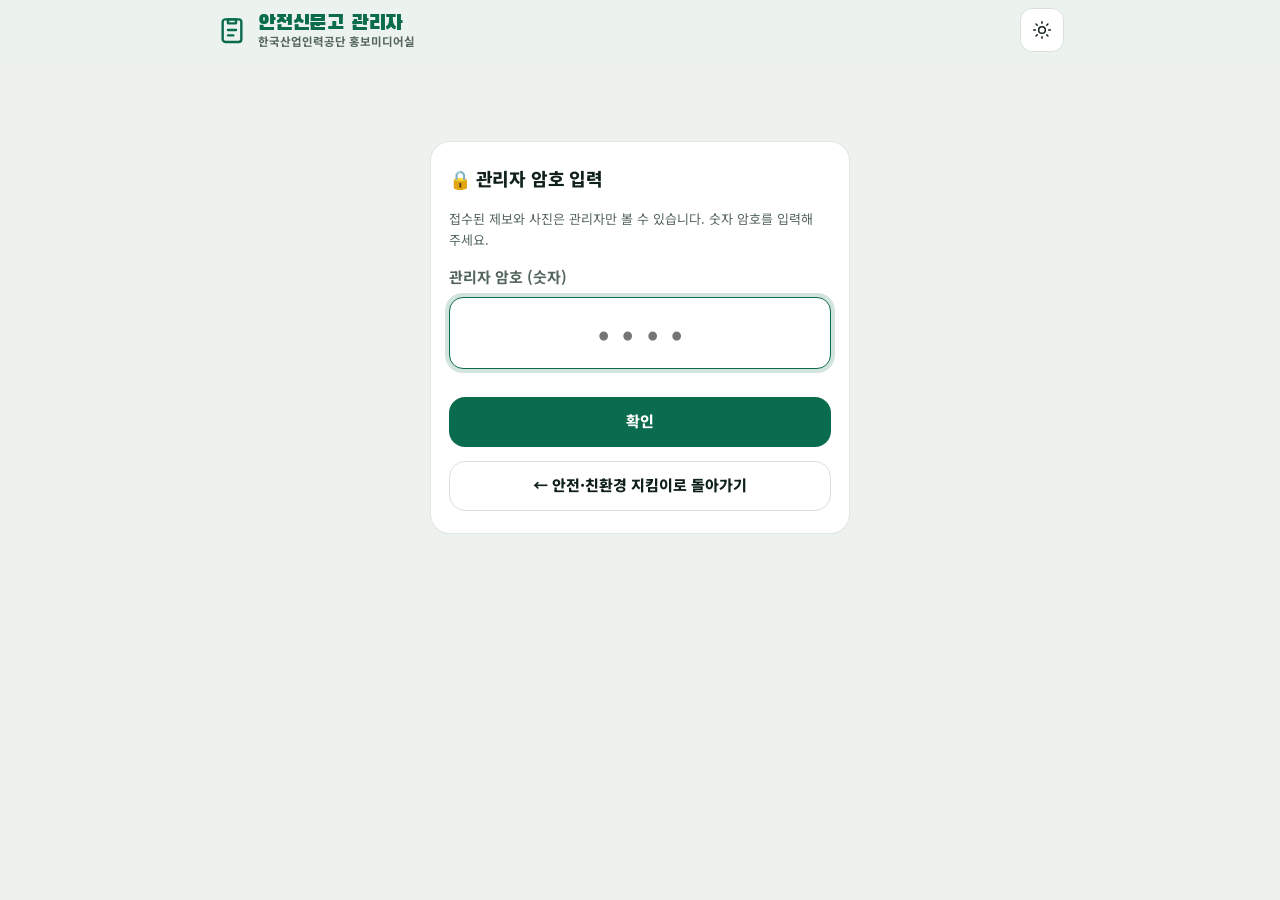
<file: admin.html>
<!doctype html>
<html lang="ko">
<head>
<meta charset="utf-8">
<meta name="viewport" content="width=device-width, initial-scale=1, viewport-fit=cover">
<meta name="robots" content="noindex, nofollow">
<title>안전신문고 관리자</title>
<link rel="preconnect" href="https://fonts.googleapis.com">
<link rel="preconnect" href="https://fonts.gstatic.com" crossorigin>
<link href="https://fonts.googleapis.com/css2?family=Black+Han+Sans&family=Noto+Sans+KR:wght@400;500;700;800;900&display=swap" rel="stylesheet">
<link rel="stylesheet" href="./app.css">
<link rel="stylesheet" href="./ui.css">
<style>main.wrap{padding-bottom:calc(48px + env(safe-area-inset-bottom,0px))}@media(min-width:720px){.wrap{max-width:880px}}</style>
</head>
<body>
<header class="top">
  <div class="wrap top-in">
    <div class="brand">
      <svg width="30" height="30" viewBox="0 0 24 24" fill="none" stroke="currentColor" stroke-width="1.8" stroke-linecap="round" stroke-linejoin="round" aria-hidden="true"><rect x="5" y="4" width="14" height="17" rx="2"/><path d="M9 4h6v3H9z"/><path d="M9 12h6M9 16h4"/></svg>
      <div style="min-width:0"><div class="brand-name" id="orgName"></div><div class="brand-sub">안전신문고 관리자</div></div>
    </div>
    <div class="topbar-actions">
      <button class="icon-btn" id="themeBtn" aria-label="화면 밝기 전환" type="button">
        <svg viewBox="0 0 24 24" aria-hidden="true"><circle cx="12" cy="12" r="4"/><path d="M12 2v2M12 20v2M4.9 4.9l1.4 1.4M17.7 17.7l1.4 1.4M2 12h2M20 12h2M4.9 19.1l1.4-1.4M17.7 6.3l1.4-1.4"/></svg>
      </button>
    </div>
  </div>
</header>
<main class="wrap"><section id="root" class="panel"></section></main>
<div id="overlayRoot"></div>
<div id="toastRoot" aria-live="polite"></div>
<script src="./site.config.js"></script>
<script src="./content.js"></script>
<script src="./art.js"></script>
<script src="./common.js"></script>
<script src="./sb.js"></script>
<script src="./admin.js"></script>
</body>
</html>
</file>
<file: app.css>
:root{
  box-sizing:border-box;
  padding-top:env(safe-area-inset-top,0px);
  padding-bottom:env(safe-area-inset-bottom,0px);
  color-scheme:light;
  --bg:#f3f6f4; --surface:#ffffff; --surface2:#f7faf8; --text:#13231c; --muted:#5a6b63; --line:#dde6e1;
  --brand:#0e7a58; --brand-ink:#ffffff; --brand-soft:#e2f4ec; --hero-a:#0e7a58; --hero-b:#0a4f3a;
  --warn:#f6b800; --warn-ink:#2b2100; --warn-soft:#fff5d1;
  --danger:#cf3a2d; --danger-soft:#fde9e6; --info:#255fa6; --info-soft:#e6eefa;
  --shadow:0 6px 24px rgba(10,50,35,.10);
}
@media (prefers-color-scheme: dark){
  :root:not([data-theme="light"]){
    color-scheme:dark;
    --bg:#0c1512; --surface:#15221d; --surface2:#1a2a24; --text:#e7f1ec; --muted:#9db3a9; --line:#27392f;
    --brand:#3cc795; --brand-ink:#052116; --brand-soft:#17382c; --hero-a:#136b4e; --hero-b:#0a3a2b;
    --warn:#f6c231; --warn-ink:#2b2100; --warn-soft:#3a3110;
    --danger:#ff7d6e; --danger-soft:#3c1d19; --info:#7db2f2; --info-soft:#17283f;
    --shadow:0 6px 24px rgba(0,0,0,.4);
  }
}
:root[data-theme="dark"]{
  color-scheme:dark;
  --bg:#0c1512; --surface:#15221d; --surface2:#1a2a24; --text:#e7f1ec; --muted:#9db3a9; --line:#27392f;
  --brand:#3cc795; --brand-ink:#052116; --brand-soft:#17382c; --hero-a:#136b4e; --hero-b:#0a3a2b;
  --warn:#f6c231; --warn-ink:#2b2100; --warn-soft:#3a3110;
  --danger:#ff7d6e; --danger-soft:#3c1d19; --info:#7db2f2; --info-soft:#17283f;
  --shadow:0 6px 24px rgba(0,0,0,.4);
}
html{scroll-padding-top:env(safe-area-inset-top,0px);}
*,*::before,*::after{box-sizing:inherit}
body{margin:0;background:var(--bg);color:var(--text);font-family:"Noto Sans KR","Apple SD Gothic Neo","Malgun Gothic",system-ui,sans-serif;font-size:16px;line-height:1.65;-webkit-text-size-adjust:100%;word-break:keep-all;overflow-wrap:anywhere}
h1,h2,h3,p,ul,ol{margin:0}
button,input,select,textarea{font:inherit;color:inherit}
a{color:var(--brand)}
.wrap{max-width:760px;margin:0 auto;padding:0 16px}
[hidden]{display:none!important}

/* header */
.top{position:sticky;top:env(safe-area-inset-top,0px);z-index:15;background:color-mix(in srgb,var(--bg) 88%,transparent);backdrop-filter:blur(10px);-webkit-backdrop-filter:blur(10px);border-bottom:1px solid var(--line)}
.top-in{display:flex;align-items:center;justify-content:space-between;height:56px}
.brand{display:flex;align-items:center;gap:10px;min-width:0}
.brand svg{flex:none;color:var(--brand)}
.brand-name{font-weight:800;font-size:15px;line-height:1.2;white-space:nowrap;overflow:hidden;text-overflow:ellipsis}
.brand-sub{font-size:12px;color:var(--muted);line-height:1.2}
.icon-btn{width:44px;height:44px;border-radius:12px;border:1px solid var(--line);background:var(--surface);display:grid;place-items:center;cursor:pointer}
.icon-btn svg{width:20px;height:20px;stroke:currentColor;fill:none;stroke-width:1.8;stroke-linecap:round;stroke-linejoin:round}

/* .wrap의 padding(0 16px)에 덮어씌워지지 않도록 main.wrap 로 지정. 하단 고정 메뉴(약 66px)+iPhone 홈 영역만큼 여백 확보 */
main.wrap{padding-top:18px;padding-bottom:calc(132px + env(safe-area-inset-bottom,0px))}
.panel,.stack{display:flex;flex-direction:column;gap:14px}
h2{font-size:18px;font-weight:800;margin-top:10px}
h3{font-size:16px;font-weight:700}
.muted{color:var(--muted)}
.small{font-size:13px}

/* hero */
.hero{background:linear-gradient(135deg,var(--hero-a),var(--hero-b));color:#fff;border-radius:22px;padding:24px 20px;box-shadow:var(--shadow);position:relative;overflow:hidden}
.hero::after{content:"";position:absolute;right:-40px;top:-40px;width:180px;height:180px;border-radius:50%;background:rgba(255,255,255,.08)}
.eyebrow{font-size:12px;letter-spacing:.14em;font-weight:700;opacity:.8}
.hero h1{font-size:26px;line-height:1.3;font-weight:800;margin:6px 0 8px}
.hero p{opacity:.92;font-size:15px}
.hero-actions{display:flex;flex-wrap:wrap;gap:10px;margin-top:18px;position:relative;z-index:1}

/* buttons */
.btn{display:inline-flex;align-items:center;justify-content:center;gap:8px;min-height:48px;padding:0 18px;border-radius:14px;border:1px solid transparent;font-weight:700;cursor:pointer;text-decoration:none;font-size:15px}
.btn.primary{background:var(--brand);color:var(--brand-ink)}
.btn.warn{background:var(--warn);color:var(--warn-ink)}
.btn.glass{background:rgba(255,255,255,.16);color:#fff;border-color:rgba(255,255,255,.35)}
.btn.ghost{background:var(--surface);border-color:var(--line);color:var(--text)}
.btn.danger{background:var(--danger-soft);color:var(--danger);border-color:var(--danger)}
.btn.block{width:100%}
.btn:disabled{opacity:.55;cursor:not-allowed}
.btn:focus-visible,.tab:focus-visible,.icon-btn:focus-visible,summary:focus-visible,.item:focus-visible{outline:3px solid var(--warn);outline-offset:2px}

/* cards */
.card{background:var(--surface);border:1px solid var(--line);border-radius:18px;padding:16px}
.grid2{display:grid;grid-template-columns:repeat(auto-fit,minmax(210px,1fr));gap:12px}
.feature{display:flex;flex-direction:column;gap:6px;text-align:left;cursor:pointer;background:var(--surface);border:1px solid var(--line);border-radius:18px;padding:16px;color:inherit}
.feature .em{font-size:26px}
.feature b{font-size:16px}
.feature span{font-size:13.5px;color:var(--muted)}
.tip{background:var(--warn-soft);border-color:transparent}
.tip-label{font-size:12px;font-weight:800;letter-spacing:.06em;color:var(--text);opacity:.65}
.tip p{font-weight:700;margin-top:4px}

/* heinrich */
.pyr{display:flex;flex-direction:column;gap:6px;margin:12px 0}
.pyr div{display:flex;align-items:center;gap:10px;border-radius:10px;padding:8px 12px;font-size:14px;font-weight:700}
.pyr .a{background:var(--danger-soft);color:var(--danger);width:46%}
.pyr .b{background:var(--warn-soft);color:var(--text);width:72%}
.pyr .c{background:var(--brand-soft);color:var(--brand);width:100%}
.pyr em{font-style:normal;font-size:20px;font-weight:800;min-width:42px}

/* lists */
.rules10{list-style:none;padding:0;counter-reset:r;display:flex;flex-direction:column;gap:8px}
.rules10 li{counter-increment:r;display:flex;gap:12px;align-items:flex-start;background:var(--surface);border:1px solid var(--line);border-radius:14px;padding:12px 14px}
.rules10 li::before{content:counter(r);flex:none;width:26px;height:26px;border-radius:50%;background:var(--brand);color:var(--brand-ink);display:grid;place-items:center;font-weight:800;font-size:13px;margin-top:1px}

details.acc{background:var(--surface);border:1px solid var(--line);border-radius:16px;overflow:hidden}
details.acc summary{list-style:none;cursor:pointer;display:flex;align-items:center;gap:12px;padding:14px 16px;font-weight:700;min-height:56px}
details.acc summary::-webkit-details-marker{display:none}
details.acc summary::after{content:"＋";margin-left:auto;color:var(--muted);font-weight:400}
details.acc[open] summary::after{content:"－"}
.acc-ic{font-size:22px}
.acc-body{padding:2px 16px 16px;display:flex;flex-direction:column;gap:8px;font-size:15px}
.lbl{font-size:12px;font-weight:800;letter-spacing:.04em;margin-top:6px}
.lbl.ok{color:var(--brand)} .lbl.no{color:var(--danger)}
.ul{margin:0;padding-left:0;list-style:none;display:flex;flex-direction:column;gap:6px}
.ul li{position:relative;padding-left:24px}
.ul li::before{position:absolute;left:0;top:0;font-weight:800}
.ul.ok li::before{content:"✓";color:var(--brand)}
.ul.no li::before{content:"✕";color:var(--danger)}
ol.steps{margin:0;padding:0;list-style:none;counter-reset:s;display:flex;flex-direction:column;gap:8px}
ol.steps li{counter-increment:s;position:relative;padding-left:36px}
ol.steps li::before{content:counter(s);position:absolute;left:0;top:1px;width:24px;height:24px;border-radius:50%;background:var(--info-soft);color:var(--info);display:grid;place-items:center;font-weight:800;font-size:13px}
.note{background:var(--surface2);border-radius:10px;padding:10px 12px;font-size:14px;color:var(--muted)}

/* contacts */
.contact{display:flex;align-items:center;justify-content:space-between;gap:12px;padding:12px 0;border-bottom:1px solid var(--line)}
.contact:last-child{border-bottom:0}
.contact b{display:block}
.contact .num{font-weight:800;font-size:18px}
.callbtn{min-height:44px;padding:0 16px;border-radius:12px;background:var(--danger);color:#fff;font-weight:800;text-decoration:none;display:inline-flex;align-items:center}
.facts{display:grid;gap:8px;margin-top:6px}
.fact{display:flex;gap:10px;font-size:14.5px}
.fact b{min-width:84px;color:var(--muted);font-weight:700}

/* check */
.chk{display:flex;gap:12px;align-items:flex-start;padding:10px 0;border-bottom:1px solid var(--line);cursor:pointer}
.chk:last-of-type{border-bottom:0}
.chk input{width:22px;height:22px;margin-top:2px;accent-color:var(--brand);flex:none}
.score{display:flex;align-items:center;gap:10px;margin-top:10px;font-weight:700}
.bar{flex:1;height:10px;border-radius:99px;background:var(--line);overflow:hidden}
.bar i{display:block;height:100%;width:0;background:var(--brand);transition:width .25s}

/* form */
.field{display:flex;flex-direction:column;gap:8px}
.field>label,.field>.lab{font-weight:700;font-size:15px}
.req{color:var(--danger)}
.chips{display:flex;flex-wrap:wrap;gap:8px}
.chip{position:relative}
.chip input{position:absolute;opacity:0;inset:0;width:100%;height:100%;margin:0;cursor:pointer}
.chip span{display:inline-flex;align-items:center;min-height:44px;padding:0 14px;border-radius:99px;border:1.5px solid var(--line);background:var(--surface);font-weight:500;font-size:15px}
.chip input:checked+span{background:var(--brand-soft);border-color:var(--brand);color:var(--brand);font-weight:700}
.chip input:focus-visible+span{outline:3px solid var(--warn);outline-offset:2px}
.chip.sev-h input:checked+span{background:var(--danger-soft);border-color:var(--danger);color:var(--danger)}
.input,select.input,textarea.input{width:100%;min-height:48px;padding:10px 14px;border-radius:12px;border:1.5px solid var(--line);background:var(--surface);font-size:16px}
textarea.input{min-height:130px;resize:vertical}
.input:focus{outline:3px solid color-mix(in srgb,var(--brand) 40%,transparent);border-color:var(--brand)}
.hint{font-size:13px;color:var(--muted)}
.err{color:var(--danger);font-size:14px;font-weight:700;min-height:0}
.banner{border-radius:14px;padding:12px 14px;font-size:14px;display:flex;gap:10px}
.banner.info{background:var(--info-soft);color:var(--info)}
.banner.warn{background:var(--warn-soft);color:var(--text)}
.banner.danger{background:var(--danger-soft);color:var(--danger)}
.banner b{display:block}
.photos-actions{display:flex;gap:10px;flex-wrap:wrap}
.thumbs{display:grid;grid-template-columns:repeat(3,1fr);gap:8px}
.thumb{position:relative;aspect-ratio:1;border-radius:12px;overflow:hidden;background:var(--surface2);border:1px solid var(--line)}
.thumb img{width:100%;height:100%;object-fit:cover;display:block;cursor:zoom-in}
.thumb button{position:absolute;top:4px;right:4px;width:32px;height:32px;border-radius:50%;border:0;background:rgba(0,0,0,.65);color:#fff;font-size:18px;cursor:pointer;line-height:1}
.success{text-align:center;display:flex;flex-direction:column;align-items:center;gap:10px;padding:28px 16px}
.success .ok-ic{width:64px;height:64px;border-radius:50%;background:var(--brand-soft);color:var(--brand);display:grid;place-items:center;font-size:32px}
.rid{font-family:ui-monospace,Menlo,Consolas,monospace;font-weight:800;font-size:20px;background:var(--surface2);border:1px dashed var(--line);border-radius:12px;padding:8px 16px;letter-spacing:.04em}

/* admin */
.stats{display:grid;grid-template-columns:repeat(4,1fr);gap:8px}
.stat{background:var(--surface);border:1px solid var(--line);border-radius:14px;padding:10px 6px;text-align:center}
.stat b{display:block;font-size:22px;line-height:1.2}
.stat span{font-size:12px;color:var(--muted)}
.filters{display:flex;gap:8px;flex-wrap:wrap;align-items:center}
.list{display:flex;flex-direction:column;gap:10px}
.item{display:flex;flex-direction:column;gap:6px;text-align:left;width:100%;background:var(--surface);border:1px solid var(--line);border-radius:16px;padding:14px;cursor:pointer}
.item-top{display:flex;gap:8px;align-items:center;flex-wrap:wrap}
.badge{display:inline-flex;align-items:center;gap:4px;font-size:12px;font-weight:800;padding:3px 10px;border-radius:99px}
.b-new{background:var(--warn-soft);color:var(--text)} .b-wip{background:var(--info-soft);color:var(--info)} .b-done{background:var(--brand-soft);color:var(--brand)}
.sev{width:10px;height:10px;border-radius:50%;display:inline-block}
.sev-낮음{background:var(--brand)} .sev-보통{background:var(--warn)} .sev-높음{background:var(--danger)}
.item p{font-size:14.5px;display:-webkit-box;-webkit-line-clamp:2;-webkit-box-orient:vertical;overflow:hidden}
.meta{font-size:12.5px;color:var(--muted);display:flex;gap:10px;flex-wrap:wrap}
.empty{text-align:center;padding:36px 12px;color:var(--muted)}

/* modal */
.overlay{position:fixed;inset:0;z-index:40;background:rgba(0,0,0,.55);display:flex;align-items:flex-end;justify-content:center;padding:calc(12px + env(safe-area-inset-top,0px)) 12px calc(0px + env(safe-area-inset-bottom,0px))}
.sheet{background:var(--bg);width:100%;max-width:640px;max-height:100%;overflow:auto;border-radius:22px 22px 0 0;padding:18px 16px calc(24px + env(safe-area-inset-bottom,0px));display:flex;flex-direction:column;gap:14px}
@media(min-width:720px){.overlay{align-items:center}.sheet{border-radius:22px;max-height:90%}}
.sheet-head{display:flex;justify-content:space-between;align-items:center;gap:10px}
.kv{display:grid;grid-template-columns:92px 1fr;gap:6px 10px;font-size:14.5px}
.kv dt{color:var(--muted);font-weight:700} .kv dd{margin:0}
.content-box{white-space:pre-wrap;background:var(--surface);border:1px solid var(--line);border-radius:14px;padding:12px 14px}
.photo-grid{display:grid;grid-template-columns:repeat(auto-fit,minmax(150px,1fr));gap:8px}
.photo-grid img{width:100%;border-radius:12px;display:block;cursor:zoom-in;border:1px solid var(--line)}
.lightbox{position:fixed;inset:0;z-index:60;background:rgba(0,0,0,.92);display:flex;align-items:center;justify-content:center;padding:calc(12px + env(safe-area-inset-top,0px)) 12px calc(12px + env(safe-area-inset-bottom,0px))}
.lightbox img{max-width:100%;max-height:100%;border-radius:8px}

/* bottom nav */
nav.tabs{position:fixed;left:0;right:0;bottom:0;z-index:20;background:var(--surface);border-top:1px solid var(--line);display:flex;gap:4px;padding:6px 8px calc(6px + env(safe-area-inset-bottom,0px))}
.tab{flex:1;display:flex;flex-direction:column;align-items:center;justify-content:center;gap:2px;min-height:54px;border:0;background:none;border-radius:14px;color:var(--muted);font-size:12px;font-weight:500;cursor:pointer;padding:4px 2px}
.tab svg{width:22px;height:22px;stroke:currentColor;fill:none;stroke-width:1.8;stroke-linecap:round;stroke-linejoin:round}
.tab[aria-selected="true"]{color:var(--brand);background:var(--brand-soft);font-weight:800}
.tab.alert[aria-selected="false"]{color:var(--danger)}
@media(min-width:720px){
  nav.tabs{left:50%;right:auto;transform:translateX(-50%);width:min(560px,calc(100% - 32px));bottom:calc(16px + env(safe-area-inset-bottom,0px));border:1px solid var(--line);border-radius:22px;padding:6px;box-shadow:var(--shadow)}
}
.toast{position:fixed;left:50%;transform:translateX(-50%);bottom:calc(96px + env(safe-area-inset-bottom,0px));background:#16221d;color:#fff;border-radius:99px;padding:10px 18px;font-size:14px;z-index:70;max-width:90%;text-align:center;box-shadow:var(--shadow)}

/* login */
.login{max-width:420px;margin:8vh auto 0}
.login .card{display:flex;flex-direction:column;gap:14px;padding:22px 18px}
.honey{position:absolute;left:-9999px;width:1px;height:1px;overflow:hidden}
.topbar-actions{display:flex;gap:8px}

.input.pin{text-align:center;font-size:30px;letter-spacing:.45em;padding-left:calc(14px + .45em);font-weight:700}

/* ---- 접수증(출력용) ---- */
.rc-ov{z-index:55}
.rc-sheet{max-width:680px}
.rc-bar{display:flex;gap:10px;justify-content:flex-end;flex-wrap:wrap}
.paper{background:#fff;color:#000;border:1px solid #cfd8d3;border-radius:6px;padding:36px 32px;font-family:"Noto Sans KR","Malgun Gothic","Apple SD Gothic Neo",sans-serif;line-height:1.7;word-break:keep-all}
.paper h1{font-size:28px;text-align:center;margin:0 0 6px;letter-spacing:.08em;border-bottom:3px double #000;padding-bottom:14px;color:#000}
.rc-sub{text-align:center;margin:12px 0 26px;font-weight:700}
.rc-row{display:grid;grid-template-columns:5.2em 1.2em 1fr;margin-bottom:14px;align-items:start}
.rc-row b{font-weight:800}
.rc-content{white-space:pre-wrap;min-height:9em;border:1px solid #000;padding:10px 12px;overflow-wrap:anywhere}
.rc-opt{display:inline-flex;align-items:center;margin:0 4px;white-space:nowrap}
.rc-sep{margin:0 4px}
.ck{display:inline-block;width:15px;height:15px;border:1.6px solid #000;margin-right:5px;position:relative;box-sizing:border-box}
.ck.on::after{content:"";position:absolute;left:3.5px;top:-1px;width:4px;height:9px;border:solid #000;border-width:0 2.4px 2.4px 0;transform:rotate(45deg)}
.rc-foot{margin-top:26px;font-size:12px;color:#444;text-align:right}
@media print{
  @page{size:A4;margin:18mm}
  body.printing-receipt > *:not(#receiptRoot){display:none!important}
  #receiptRoot .noprint{display:none!important}
  #receiptRoot .overlay{position:static;display:block;background:none;padding:0}
  #receiptRoot .sheet{max-width:none;max-height:none;overflow:visible;padding:0;background:none;border-radius:0;box-shadow:none}
  #receiptRoot .paper{border:none;padding:0}
}


/* ---- 공지사항 ---- */
.notice-card{display:flex;flex-direction:column;gap:12px}
.notice-head{display:flex;align-items:center;justify-content:space-between;gap:12px}
.notice-head h2{margin:0;font-size:20px}
.mascot-wrap{flex:none;background:#fff;border:1px solid var(--line);border-radius:18px;padding:6px 10px}
.mascot{display:block;width:112px;height:auto}
.notice-list{display:flex;flex-direction:column;gap:8px}
details.notice-item{background:var(--surface2);border:1px solid var(--line);border-radius:14px;overflow:hidden}
details.notice-item.pinned{border-color:var(--warn);background:var(--warn-soft)}
details.notice-item summary{list-style:none;cursor:pointer;display:flex;justify-content:space-between;align-items:center;gap:10px;padding:12px 14px;min-height:48px;font-weight:700}
details.notice-item summary::-webkit-details-marker{display:none}
.n-title{min-width:0;overflow-wrap:anywhere}
.n-date{flex:none;font-size:12.5px;font-weight:400;color:var(--muted)}
.npin{display:inline-block;font-size:12px;font-weight:800;background:var(--warn);color:var(--warn-ink);border-radius:99px;padding:1px 8px;margin-right:4px}
.n-body{padding:0 14px 14px;white-space:pre-wrap;overflow-wrap:anywhere;font-size:15px}
.n-prev{white-space:pre-wrap;overflow-wrap:anywhere;margin:6px 0 10px;font-size:14.5px}

/* ---- 오늘의 안전 날씨 ---- */
.sr-only{position:absolute;width:1px;height:1px;overflow:hidden;clip:rect(0 0 0 0);white-space:nowrap}
.wx{--wx-bg:var(--surface2);--wx-line:var(--line);display:grid;grid-template-columns:1fr auto;grid-template-areas:"head mascot" "level mascot" "note note" "tip tip";gap:8px 12px;align-items:center;border:2px solid var(--wx-line);background:var(--wx-bg);border-radius:22px;padding:16px;box-shadow:var(--shadow)}
.wx-clear{--wx-bg:var(--brand-soft);--wx-line:var(--brand)}
.wx-cloudy{--wx-bg:var(--warn-soft);--wx-line:var(--warn)}
.wx-danger{--wx-bg:var(--danger-soft);--wx-line:var(--danger)}
.wx-head{grid-area:head;display:flex;align-items:center;gap:8px;flex-wrap:wrap}
.wx-head h2{margin:0;font-size:17px}
.wx-date{font-size:12px;color:var(--muted);background:var(--surface);border:1px solid var(--line);border-radius:99px;padding:1px 9px}
.wx-level{grid-area:level;display:flex;align-items:center;gap:12px;min-width:0}
.wx-ico{flex:none;width:56px;height:56px}
.wx-ico svg{width:100%;height:100%;display:block}
.wx-none .wx-ico{opacity:.45;filter:grayscale(1)}
.wx-title{display:flex;flex-direction:column;line-height:1.2;min-width:0}
.wx-title span{font-size:15px;color:var(--muted);font-weight:700}
.wx-title b{font-size:22px;font-weight:800;word-break:keep-all}
.wx .mascot-wrap{grid-area:mascot;align-self:center}
.wx .mascot-wrap{padding:4px 6px}
.wx .mascot{width:84px}
.wx-note{grid-area:note;margin:0;font-size:13px;color:var(--muted)}
.wx-tip{grid-area:tip;background:var(--surface);border:1px solid var(--line);border-radius:14px;padding:12px 14px}
.wx-tip b{display:block;font-size:12px;letter-spacing:.06em;color:var(--muted)}
.wx-tip p{margin:2px 0 0;font-weight:700}
/* 퀵 메뉴 */
.q-title{margin:6px 0 0;font-size:17px}
.quick{display:grid;grid-template-columns:repeat(3,1fr);gap:10px}
.qtile{display:flex;flex-direction:column;align-items:center;gap:4px;padding:14px 6px 12px;background:var(--surface);border:1.5px solid var(--line);border-radius:18px;cursor:pointer;color:inherit;font:inherit;text-align:center;min-height:44px}
.qtile svg{width:56px;height:56px;display:block}
.qtile b{font-size:15px}
.qtile span{font-size:12px;color:var(--muted)}
.qtile.q-emg{border-color:var(--danger);background:var(--danger-soft)}
.qtile:focus-visible{outline:3px solid var(--warn);outline-offset:2px}
/* 관리자: 안전 날씨 선택 */
.wx-pick{display:grid;grid-template-columns:repeat(3,1fr);gap:10px}
.wx-opt{position:relative;display:block;cursor:pointer}
.wx-opt input{position:absolute;opacity:0;inset:0;width:100%;height:100%;margin:0;cursor:pointer}
.wx-box{display:flex;flex-direction:column;align-items:center;gap:6px;padding:12px 6px;border:2px solid var(--line);border-radius:16px;background:var(--surface)}
.wx-box svg{width:52px;height:52px;display:block}
.wx-box b{font-size:15px}
.wx-opt.wx-clear input:checked + .wx-box{border-color:var(--brand);background:var(--brand-soft)}
.wx-opt.wx-cloudy input:checked + .wx-box{border-color:var(--warn);background:var(--warn-soft)}
.wx-opt.wx-danger input:checked + .wx-box{border-color:var(--danger);background:var(--danger-soft)}
.wx-opt input:focus-visible + .wx-box{outline:3px solid var(--warn);outline-offset:2px}

/* 넓은 화면(가로 440px 이상)에서는 안전 날씨 카드를 더 크게 */
@media (min-width:440px){
  .wx-ico{width:76px;height:76px}
  .wx-title b{font-size:30px}
  .wx .mascot-wrap{padding:6px 10px}
  .wx .mascot{width:116px}
}

/* ===== 촬영안전 추가: 넓은 바로가기 버튼 (홈·바로가기 화면) ===== */
.qwide{display:flex;align-items:center;gap:12px;width:100%;padding:10px 14px;background:var(--surface);border:1.5px solid var(--line);border-radius:18px;cursor:pointer;color:inherit;font:inherit;text-align:left;min-height:44px}
.qwide svg{width:48px;height:48px;flex:none;display:block}
.qwide .qw-txt{display:flex;flex-direction:column;min-width:0;flex:1}
.qwide .qw-txt b{font-size:15px}
.qwide .qw-txt span{font-size:12px;color:var(--muted)}
.qwide i{font-style:normal;font-size:22px;color:var(--muted);flex:none}
.qwide:focus-visible{outline:3px solid var(--warn);outline-offset:2px}


/* ===== 페이지 머리말의 안전제일 캐릭터 (안전수칙·비상대응·바로가기·안전신문고·촬영안전) ===== */
.page-head{display:flex;align-items:center;justify-content:space-between;gap:12px}
.page-head > div:first-child{min-width:0;flex:1}
.pg-mascot-wrap{flex:none;background:#fff;border:1px solid var(--line);border-radius:18px;padding:6px 8px}
.pg-mascot{display:block;width:120px;height:auto}
@media (max-width:400px){ .pg-mascot{width:92px} }

/* 친환경 항목의 캐릭터 그림 */
.eco-art{display:block;width:fit-content;margin:0 auto 10px}
.eco-art .pg-mascot{width:150px}
@media (max-width:400px){ .eco-art .pg-mascot{width:130px} }

/* 안전 서비스 바로가기 6칸 */
.quick .qtile{text-decoration:none;justify-content:flex-start}
.quick .qtile b{line-height:1.25;word-break:keep-all}

/* =====================================================================
   기능 추가: 화면 설정(글자 크기·고대비) · 전체 검색 · 퀴즈 · 이달의 캠페인/챌린지 · 접수번호 조회 · 관리자 통계
   ===================================================================== */

/* ---- 헤더 버튼(검색·화면 설정·밝기) ---- */
.top-actions{display:flex;align-items:center;gap:6px;flex:none}
.top-actions .icon-btn{width:40px;height:40px}
.a11y-ic{font-weight:800;font-size:16px;line-height:1}
@media (max-width:400px){ .top-actions{gap:4px} .top-actions .icon-btn{width:37px;height:37px;border-radius:10px} .brand-name{font-size:14px} }

/* ---- 글자 크기 (화면 전체를 비율로 키웁니다) ---- */
html[data-fs="1"] body{zoom:1.15}
html[data-fs="2"] body{zoom:1.3}

/* ---- 고대비 모드: 글자·배경 대비를 높이고 테두리를 굵게 ---- */
:root[data-contrast="high"]{
  --bg:#ffffff; --surface:#ffffff; --surface2:#f1f1f1; --text:#000000; --muted:#1f1f1f; --line:#000000;
  --brand:#00573c; --brand-ink:#ffffff; --brand-soft:#dff3e9; --hero-a:#00573c; --hero-b:#003b29;
  --warn:#ffd400; --warn-ink:#000000; --warn-soft:#fff3b0; --danger:#b00020; --danger-soft:#ffe3e6; --info:#003a8c; --info-soft:#dce8ff;
  --shadow:none;
}
:root[data-contrast="high"][data-theme="dark"]{
  --bg:#000000; --surface:#000000; --surface2:#141414; --text:#ffffff; --muted:#f0f0f0; --line:#ffffff;
  --brand:#ffd400; --brand-ink:#000000; --brand-soft:#2b2500; --hero-a:#000000; --hero-b:#000000;
  --warn:#ffd400; --warn-ink:#000000; --warn-soft:#2b2500; --danger:#ff8a80; --danger-soft:#3a0a0a; --info:#9cc4ff; --info-soft:#0a1f3d;
}
@media (prefers-color-scheme: dark){
  :root[data-contrast="high"]:not([data-theme="light"]){
    --bg:#000000; --surface:#000000; --surface2:#141414; --text:#ffffff; --muted:#f0f0f0; --line:#ffffff;
    --brand:#ffd400; --brand-ink:#000000; --brand-soft:#2b2500; --hero-a:#000000; --hero-b:#000000;
    --warn:#ffd400; --warn-ink:#000000; --warn-soft:#2b2500; --danger:#ff8a80; --danger-soft:#3a0a0a; --info:#9cc4ff; --info-soft:#0a1f3d;
  }
}
:root[data-contrast="high"] .card, :root[data-contrast="high"] .qtile, :root[data-contrast="high"] .stat, :root[data-contrast="high"] details.acc,
:root[data-contrast="high"] .rules10 li, :root[data-contrast="high"] .tabs, :root[data-contrast="high"] .icon-btn, :root[data-contrast="high"] .input,
:root[data-contrast="high"] .pg-mascot-wrap, :root[data-contrast="high"] .sh-card, :root[data-contrast="high"] .sh-item, :root[data-contrast="high"] details.sh-acc{border-width:2px}
:root[data-contrast="high"] a:not(.btn):not(.qtile):not(.sh-item):not(.sh-commonlink):not(.sh-subnav a){text-decoration:underline}
:root[data-contrast="high"] .tab[aria-selected="true"]{outline:2px solid var(--text);outline-offset:-2px}
:root[data-contrast="high"] :focus-visible{outline:4px solid var(--warn);outline-offset:2px}

/* ---- 바로가기 화면 아래 버튼 ---- */
.menu-more{display:grid;grid-template-columns:1fr 1fr;gap:10px}

/* ---- 접수번호로 처리 결과 조회 ---- */
details.lookup{padding:0;overflow:hidden}
details.lookup > summary{list-style:none;cursor:pointer;padding:14px 16px;font-weight:800;display:flex;align-items:center;justify-content:space-between;gap:10px}
details.lookup > summary::-webkit-details-marker{display:none}
details.lookup > summary::after{content:"＋";color:var(--muted);font-weight:900}
details.lookup[open] > summary::after{content:"－"}
.lk-body{padding:0 16px 16px;display:flex;flex-direction:column;gap:10px}
.lk-row{display:flex;gap:8px}
.lk-row .input{flex:1;text-transform:uppercase;letter-spacing:.04em}
.lk-card{border:1.5px solid var(--line);border-radius:14px;padding:14px;background:var(--surface2);display:flex;flex-direction:column;gap:10px}
.lk-top{display:flex;align-items:center;gap:10px;flex-wrap:wrap}
.lk-steps{list-style:none;padding:0;margin:0;display:flex;gap:6px}
.lk-steps li{flex:1;display:flex;flex-direction:column;align-items:center;gap:4px;font-size:12.5px;color:var(--muted);position:relative}
.lk-steps li i{font-style:normal;width:28px;height:28px;border-radius:50%;border:2px solid var(--line);display:grid;place-items:center;font-weight:800;background:var(--surface)}
.lk-steps li.done i,.lk-steps li.now i{background:var(--brand);border-color:var(--brand);color:var(--brand-ink)}
.lk-steps li.now{color:var(--text);font-weight:800}
.lk-reply{background:var(--surface);border:1.5px dashed var(--line);border-radius:12px;padding:10px 12px}
.lk-reply p{margin:4px 0 0;white-space:pre-wrap}

/* ---- 전체 검색 ---- */
.s-res{display:flex;flex-direction:column;gap:8px}
.s-item{display:flex;flex-direction:column;gap:3px;text-align:left;background:var(--surface);border:1px solid var(--line);border-radius:14px;padding:12px 14px;cursor:pointer;color:inherit;font:inherit}
.s-item:hover{border-color:var(--brand)}
.s-sec{font-size:11.5px;font-weight:800;color:var(--brand);letter-spacing:.02em}
.s-snip{font-size:13.5px;color:var(--muted);line-height:1.5}
.s-item mark,.s-snip mark{background:var(--warn);color:var(--warn-ink);border-radius:3px;padding:0 2px}
.s-chip{cursor:pointer}

/* ---- 퀴즈 ---- */
.qz-stats{grid-template-columns:repeat(3,1fr)}
.quiz-card{display:flex;flex-direction:column;gap:10px}
.qz-head{display:flex;align-items:baseline;justify-content:space-between;gap:8px}
.qz-head h2{margin:0;font-size:18px}
.qz-tag{align-self:flex-start;font-size:12px;font-weight:800;padding:2px 10px;border-radius:99px;background:var(--brand-soft);color:var(--brand)}
.qz-q{font-size:17px;font-weight:700;line-height:1.5;margin:0}
.qz-opts{display:flex;flex-direction:column;gap:8px}
.qz-opt{display:flex;align-items:flex-start;gap:10px;text-align:left;background:var(--surface);border:2px solid var(--line);border-radius:14px;padding:11px 12px;font:inherit;color:inherit;cursor:pointer;min-height:48px}
.qz-opt:hover:not(:disabled){border-color:var(--brand)}
.qz-mark{flex:none;width:26px;height:26px;border-radius:50%;background:var(--surface2);border:1.5px solid var(--line);display:grid;place-items:center;font-size:13px;font-weight:800}
.qz-opt.ok{border-color:var(--brand);background:var(--brand-soft)}
.qz-opt.ok .qz-mark{background:var(--brand);border-color:var(--brand);color:var(--brand-ink)}
.qz-opt.no{border-color:var(--danger);background:var(--danger-soft)}
.qz-opt.no .qz-mark{background:var(--danger);border-color:var(--danger);color:#fff}
.qz-opt.dim{opacity:.55}
.qz-opt:disabled{cursor:default}
.qz-res{border-radius:14px;padding:12px 14px;line-height:1.6}
.qz-res.ok{background:var(--brand-soft)}
.qz-res.no{background:var(--danger-soft)}
.qz-res p{margin:6px 0 0}
.page-head .bar{margin-top:8px}

/* ---- 이달의 안전·친환경 캠페인 / 친환경 챌린지 ---- */
.camp-card{display:flex;flex-direction:column;gap:12px}
.camp-head{display:flex;align-items:center;justify-content:space-between;gap:8px}
.camp-head h2,.camp-head h3{margin:0;font-size:17px}
.camp-month{flex:none;font-size:13px;font-weight:800;padding:3px 12px;border-radius:99px;background:var(--brand);color:var(--brand-ink)}
.camp-row{display:flex;gap:10px;align-items:flex-start;padding:12px;border-radius:14px;border:1.5px solid var(--line);background:var(--surface2)}
.camp-row.safe{border-left:6px solid var(--warn)}
.camp-row.eco{border-left:6px solid var(--brand)}
.camp-pill{flex:none;font-size:12px;font-weight:800;padding:3px 9px;border-radius:99px;background:var(--surface);border:1.5px solid var(--line)}
.camp-row b{display:block;line-height:1.4}
.camp-row p{margin:4px 0 0;color:var(--muted);font-size:14px;line-height:1.55}
.camp-go{margin-top:6px;border:0;background:none;color:var(--brand);font-weight:800;font:inherit;font-weight:800;cursor:pointer;padding:4px 0}
.eco-ch{display:flex;flex-direction:column;gap:10px;border-top:6px solid var(--brand)}
.eco-ch.all{background:var(--brand-soft)}
.eco-ch-title{display:flex;align-items:center;gap:12px}
.eco-ch-ic{font-size:34px;line-height:1;flex:none}
.eco-ch-title b{display:block;line-height:1.4}

/* ---- 관리자: 통계 · 월간 보고서 ---- */
.st-toolbar{display:flex;gap:8px;flex-wrap:wrap;align-items:center}
.st-toolbar select{max-width:200px}
.st-kpi{display:grid;grid-template-columns:repeat(4,1fr);gap:8px}
.st-kpi .stat small{display:block;color:var(--muted);font-size:11.5px;margin-top:2px}
.st-bars{display:flex;flex-direction:column;gap:7px}
.st-row{display:grid;grid-template-columns:92px 1fr 44px;gap:8px;align-items:center;font-size:13.5px}
.st-row span.l{overflow:hidden;text-overflow:ellipsis;white-space:nowrap}
.st-row .tr{height:14px;background:var(--line);border-radius:99px;overflow:hidden}
.st-row .tr i{display:block;height:100%;background:var(--brand);border-radius:99px}
.st-row .tr i.warn{background:var(--warn)}
.st-row .tr i.danger{background:var(--danger)}
.st-row b{text-align:right;font-variant-numeric:tabular-nums}
.st-cols{display:grid;grid-template-columns:1fr 1fr;gap:10px}
@media (max-width:560px){ .st-kpi{grid-template-columns:repeat(2,1fr)} .st-cols{grid-template-columns:1fr} }
.st-month{display:flex;align-items:flex-end;gap:6px;height:120px;padding-top:6px}
.st-month div{flex:1;display:flex;flex-direction:column;justify-content:flex-end;align-items:center;gap:4px;height:100%;font-size:11px;color:var(--muted)}
.st-month div i{display:block;width:100%;background:var(--brand);border-radius:6px 6px 0 0;min-height:2px}
.st-month div b{font-size:12px;color:var(--text)}
.camp-admin textarea{min-height:70px}

/* 월간 보고서(인쇄용 종이) */
.paper.rp{padding:28px 26px;font-size:13px;line-height:1.55}
.rp h1{font-size:21px;text-align:center;margin:0 0 4px}
.rp .rp-sub{text-align:center;color:#444;margin:0 0 14px;font-size:12.5px}
.rp h2{font-size:14.5px;margin:16px 0 6px;border-bottom:2px solid #000;padding-bottom:3px}
.rp table{width:100%;border-collapse:collapse;font-size:12.5px}
.rp th,.rp td{border:1px solid #666;padding:5px 7px;text-align:left;vertical-align:top}
.rp th{background:#eee}
.rp td.n,.rp th.n{text-align:right;white-space:nowrap}
.rp .rp-note{font-size:11.5px;color:#444;margin-top:10px}
.rp .rp-kpi{display:grid;grid-template-columns:repeat(4,1fr);gap:0}
.rp .rp-kpi div{border:1px solid #666;padding:7px;text-align:center}
.rp .rp-kpi b{display:block;font-size:19px}
@media print{ #receiptRoot .rp{padding:0} #receiptRoot .rp h2{break-after:avoid} #receiptRoot .rp table{break-inside:auto} #receiptRoot .rp tr{break-inside:avoid} }
button.chip{background:none;border:0;padding:0;font:inherit;color:inherit}
</file>
<file: ui.css>
/* =====================================================================
   앱 느낌 디자인 레이어 (app.css · shoot.css 위에 덮어씁니다)
   · 이 파일 하나를 지우면(index.html 의 ui.css 줄 삭제) 예전 모양으로 돌아갑니다.
   · 디자인 규칙
     - 색은 안전보건표지의 뜻을 따릅니다: 파랑=지시, 노랑=경고, 빨강=소방·긴급, 녹색=안내(친환경)
     - 큰 제목은 간판체(Black Han Sans), 본문은 Noto Sans KR
     - 대담한 장치는 한 곳만: 홈의 "오늘의 안전 날씨"(공사장 경고줄). 나머지는 조용하게
   ===================================================================== */

:root{
  --bg:#edf2ee; --surface:#ffffff; --surface2:#f4f8f5; --text:#10211a; --muted:#53655c; --line:#d8e2db;
  --brand:#0b6b4d; --brand-ink:#ffffff; --brand-soft:#ddf0e5; --hero-a:#0b6b4d; --hero-b:#07503a;
  --warn:#ffc800; --warn-ink:#1d1600; --warn-soft:#fff3c2;
  --danger:#d92d3f; --danger-soft:#fde8ea; --info:#1b66c9; --info-soft:#e3edfa;
  --shadow:0 10px 30px rgba(8,50,35,.13);
  --r-lg:26px; --r-md:20px; --r-sm:14px;
  --font-display:"Black Han Sans","Noto Sans KR","Malgun Gothic",sans-serif;
  --t-blue:#1b66c9; --t-yellow:#ffc800; --t-red:#d92d3f; --t-navy:#3a5598; --t-green:#0f9d6a;
}
@media (prefers-color-scheme: dark){
  :root:not([data-theme="light"]){
    --bg:#0a1411; --surface:#121f1a; --surface2:#182720; --text:#e8f2ed; --muted:#9db4a9; --line:#243830;
    --brand:#46d09c; --brand-ink:#04251a; --brand-soft:#16382c; --hero-a:#0f6a4c; --hero-b:#08392a;
    --warn:#ffd21f; --warn-soft:#3a3110; --danger:#ff7a88; --danger-soft:#3a1a1f; --info:#7db4f5; --info-soft:#17283f;
    --shadow:0 10px 30px rgba(0,0,0,.45);
    --t-blue:#5b9bf0; --t-yellow:#ffd21f; --t-red:#ff6b7a; --t-navy:#7f9be0; --t-green:#3cd49a;
  }
}
:root[data-theme="dark"]{
  --bg:#0a1411; --surface:#121f1a; --surface2:#182720; --text:#e8f2ed; --muted:#9db4a9; --line:#243830;
  --brand:#46d09c; --brand-ink:#04251a; --brand-soft:#16382c; --hero-a:#0f6a4c; --hero-b:#08392a;
  --warn:#ffd21f; --warn-soft:#3a3110; --danger:#ff7a88; --danger-soft:#3a1a1f; --info:#7db4f5; --info-soft:#17283f;
  --shadow:0 10px 30px rgba(0,0,0,.45);
  --t-blue:#5b9bf0; --t-yellow:#ffd21f; --t-red:#ff6b7a; --t-navy:#7f9be0; --t-green:#3cd49a;
}

/* ---- 앱 기본 동작 ---- */
html{-webkit-tap-highlight-color:transparent}
body{overscroll-behavior-y:none;font-feature-settings:"tnum"}
button,a,summary,label.chip,.chk{touch-action:manipulation}
.qtile,.tab,.icon-btn,.btn,.search-launch,.chip span,.s-item{-webkit-user-select:none;user-select:none;-webkit-touch-callout:none}
:where(.qtile,.btn,.tab,.icon-btn,.search-launch,.s-item,.qz-opt,.camp-go,.sh-item,.sh-commonlink,.chip span){transition:transform .12s ease,background-color .18s ease,border-color .18s ease,box-shadow .18s ease}
:where(.qtile,.btn,.tab,.icon-btn,.search-launch,.s-item,.qz-opt,.sh-item,.sh-commonlink):active{transform:scale(.96)}

/* 화면이 바뀔 때 한 번만 부드럽게 (사용자가 누른 동작에 대한 반응) */
.panel:not([hidden]){animation:pg-in .2s ease-out}
@keyframes pg-in{from{opacity:0;transform:translateY(8px)}to{opacity:1;transform:none}}
@media (prefers-reduced-motion: reduce){ .panel:not([hidden]){animation:none} *{transition-duration:.01ms!important} }

/* ---- 앱 바 ---- */
.top{background:color-mix(in srgb,var(--bg) 80%,transparent);-webkit-backdrop-filter:saturate(1.5) blur(16px);backdrop-filter:saturate(1.5) blur(16px);border-bottom:1px solid transparent}
body.scrolled .top{border-bottom-color:var(--line)}
.top-in{height:60px;gap:8px}
.brand{gap:10px;flex:1;min-width:0}
.brand > svg{color:var(--brand);width:32px;height:32px;flex:none}
.brand > div{display:flex;flex-direction:column-reverse;min-width:0}
.brand-sub{font-family:var(--font-display);font-size:21px;line-height:1.1;color:var(--brand);letter-spacing:-.01em;white-space:nowrap}
.brand-name{font-size:11.5px;font-weight:700;color:var(--muted);line-height:1.2}
.top-actions .icon-btn,.back-btn{border:0;background:color-mix(in srgb,var(--surface) 80%,transparent);box-shadow:0 1px 0 var(--line) inset}
.back-btn{width:40px;height:40px;display:grid;flex:none}
.back-btn[hidden]{display:none!important}
.back-btn svg{stroke-width:2.4}
.bar-title{flex:1;min-width:0;font-weight:800;font-size:17px;white-space:nowrap;overflow:hidden;text-overflow:ellipsis;opacity:0;transform:translateY(5px);transition:opacity .18s,transform .18s}
body.scrolled .bar-title{opacity:1;transform:none}
body[data-page="home"] .bar-title{display:none}
body[data-page]:not([data-page="home"]) .brand{display:none}

main.wrap{padding-top:8px}

/* ---- 하단 탭: 떠 있는 알약형 ---- */
.tabs{left:12px;right:12px;bottom:calc(10px + env(safe-area-inset-bottom,0px));border:1px solid color-mix(in srgb,var(--line) 70%,transparent);border-radius:28px;background:color-mix(in srgb,var(--surface) 88%,transparent);-webkit-backdrop-filter:blur(18px);backdrop-filter:blur(18px);box-shadow:0 12px 32px rgba(8,50,35,.2);padding:6px;gap:4px}
.tab{min-height:56px;border-radius:22px;font-size:12px;font-weight:700;letter-spacing:-.01em}
.tab svg{width:24px;height:24px;stroke-width:1.9}
.tab[aria-selected="true"]{background:var(--brand);color:var(--brand-ink);font-weight:800}

/* ---- 큰 제목 머리말 ---- */
.page-head{align-items:center;gap:14px}
.page-head h2,.page-head h1{font-family:var(--font-display);font-weight:400;font-size:30px;line-height:1.15;letter-spacing:-.01em;margin-bottom:6px}
.page-head p.muted{font-size:14px;line-height:1.55}
.pg-mascot-wrap{border:0;background:var(--surface);box-shadow:0 6px 16px rgba(8,50,35,.12);border-radius:24px}
.q-title{font-family:var(--font-display);font-weight:400;font-size:21px;letter-spacing:-.01em;margin:8px 0 0}
h2{letter-spacing:-.01em}

/* ---- 홈: 검색 바 ---- */
.search-launch{display:flex;align-items:center;gap:10px;width:100%;min-height:52px;padding:0 18px;border:1.5px solid var(--line);border-radius:999px;background:var(--surface);font:inherit;color:var(--muted);text-align:left;cursor:pointer;box-shadow:0 2px 10px rgba(8,50,35,.06)}
.search-launch svg{width:20px;height:20px;flex:none;stroke:currentColor;fill:none;stroke-width:2.1;stroke-linecap:round}
.search-launch span{flex:1;min-width:0;white-space:nowrap;overflow:hidden;text-overflow:ellipsis;font-weight:500}
.search-launch em{font-style:normal;margin-left:6px;opacity:.7}

/* ---- 홈: 오늘의 안전 날씨 = 상태 표지판 (이 앱에서 가장 대담한 한 곳) ---- */
.wx{--accent:var(--brand);position:relative;overflow:hidden;border:0;border-radius:var(--r-lg);padding:30px 18px 16px;gap:8px 12px;box-shadow:var(--shadow);background:color-mix(in srgb,var(--wx-bg) 55%,var(--surface))}
.wx::before{content:"";position:absolute;left:0;right:0;top:0;height:13px;background:repeating-linear-gradient(-45deg,#15201a 0 13px,var(--warn) 13px 26px)}
.wx-clear{--accent:var(--brand)}
.wx-cloudy{--accent:#a07a00}
.wx-danger{--accent:var(--danger)}
:root[data-theme="dark"] .wx-cloudy{--accent:var(--warn)}
@media (prefers-color-scheme: dark){ :root:not([data-theme="light"]) .wx-cloudy{--accent:var(--warn)} }
.wx-head h2{font-size:14px;font-weight:800;color:var(--muted);margin:0}
.wx-date{border:0;background:color-mix(in srgb,var(--surface) 85%,transparent)}
.wx-sentence{margin:0;line-height:1.3}
.wx-title .wx-lead{display:block;font-size:15px;font-weight:500;color:var(--muted)}
.wx-title b{display:block;font-family:inherit;font-weight:600;font-size:27px;line-height:1.2;color:var(--accent);letter-spacing:-.01em;white-space:nowrap;margin-top:1px}
.wx-ico{width:72px;height:72px}
.wx .mascot-wrap{border:0;background:var(--surface);box-shadow:0 4px 14px rgba(8,50,35,.12)}
.wx-tip{border:0;border-left:6px solid var(--accent);border-radius:14px;background:color-mix(in srgb,var(--surface) 92%,transparent)}
.wx-tip b{letter-spacing:0;font-size:12px}
.wx-tip p{font-weight:700;line-height:1.5}
.wx-note{color:var(--danger);font-weight:600}

/* ---- 공지사항: 홈이 길어지지 않게 작게 ---- */
.notice-card{gap:8px;padding:14px 16px;border-radius:var(--r-md);box-shadow:none}
.notice-head{align-items:center}
.notice-head h2{font-size:17px;margin:0}
.notice-head p.muted{display:none}
.notice-card .mascot-wrap{border:0;background:transparent;padding:0}
.notice-card .mascot{width:76px}

/* ---- 서비스 바로가기: 안전보건표지 색 런처 ---- */
.quick{gap:10px}
.qtile{--tone:var(--t-blue);position:relative;border:0;border-radius:24px;min-height:116px;padding:20px 6px 14px;gap:8px;justify-content:center;background:color-mix(in srgb,var(--tone) 14%,var(--surface))}
.qtile.tone-blue{--tone:var(--t-blue)}
.qtile.tone-yellow{--tone:var(--t-yellow)}
.qtile.tone-red{--tone:var(--t-red)}
.qtile.tone-navy{--tone:var(--t-navy)}
.qtile.tone-green{--tone:var(--t-green)}
.qtile svg{width:54px;height:54px}
.qtile b{font-size:14.5px;font-weight:800;line-height:1.25;color:var(--text)}
.qtile span{display:none}
/* 모서리의 작은 표지 모양: 원=지시, 삼각형=경고, 사각=소방·안내 */
.qtile::before{content:"";position:absolute;top:11px;left:11px;width:11px;height:11px;background:var(--tone)}
.qtile.tone-blue::before,.qtile.tone-navy::before{border-radius:50%}
.qtile.tone-yellow::before{clip-path:polygon(50% 0,100% 100%,0 100%);width:13px;height:12px}
.qtile.tone-red::before,.qtile.tone-green::before{border-radius:3px}
.qtile.tone-call{background:#c8283b;color:#fff}
.qtile.tone-call::before{display:none}
.qtile.tone-call b{color:#fff}
.qtile.q-emg{border:0}

/* ---- 카드 · 목록 ---- */
.card{border-radius:var(--r-md);border-color:color-mix(in srgb,var(--line) 75%,transparent)}
details.acc{border-radius:var(--r-md)}
details.acc summary{min-height:58px}
details.acc[open]{border-color:color-mix(in srgb,var(--brand) 55%,var(--line))}
.rules10 li{border-radius:var(--r-sm)}
.camp-card,.quiz-card{border-radius:var(--r-md)}
.install-card{display:flex;gap:14px;align-items:flex-start}
.install-card .ins-ic{font-size:30px;line-height:1;flex:none}
.install-card .ins-tx{display:flex;flex-direction:column;gap:6px;min-width:0}
.install-card p{margin:0}

/* ---- 버튼 · 입력 ---- */
.btn{border-radius:16px;min-height:50px;font-weight:800}
.input,select.input,textarea.input{border-radius:14px}
.input:focus{border-color:var(--brand);box-shadow:0 0 0 4px color-mix(in srgb,var(--brand) 18%,transparent);outline:none}
.chip span{min-height:46px}
/* 제보하기 버튼은 화면 아래에 떠 있어 어디서든 누를 수 있게 */
#btnSubmit{position:sticky;bottom:calc(92px + env(safe-area-inset-bottom,0px));z-index:6;box-shadow:0 10px 24px rgba(8,50,35,.28)}
.toast{bottom:calc(100px + env(safe-area-inset-bottom,0px));border-radius:16px}

/* ---- 오프라인 안내 ---- */
.offline-bar{display:flex;gap:8px;align-items:flex-start;padding:8px 16px;background:var(--warn);color:var(--warn-ink);font-size:13px;font-weight:700;line-height:1.45}
.offline-bar[hidden]{display:none}
.offline-bar a{color:inherit;font-weight:900;text-decoration:underline}
.offline-card{display:flex;gap:14px;align-items:flex-start}
.offline-card .ins-ic{font-size:30px;line-height:1;flex:none}
.offline-card .ins-tx{display:flex;flex-direction:column;gap:6px;min-width:0}
.offline-card p{margin:0}
.offline-card.ready{border-color:color-mix(in srgb,var(--brand) 50%,var(--line));background:color-mix(in srgb,var(--brand) 8%,var(--surface))}

/* ---- 고대비 모드에서는 색 대신 선과 대비를 우선 ---- */
:root[data-contrast="high"] .qtile{background:var(--surface);border:2px solid var(--line)}
:root[data-contrast="high"] .qtile.tone-call{background:#c8283b;border-color:#fff}
:root[data-contrast="high"] .wx{background:var(--surface);border:2px solid var(--line)}
:root[data-contrast="high"] .tabs{background:var(--surface);backdrop-filter:none;-webkit-backdrop-filter:none}
:root[data-contrast="high"] .top{background:var(--bg);backdrop-filter:none;-webkit-backdrop-filter:none}

/* ---- 설치(앱) 모드: 주소창이 없으므로 상단 여백을 조금 더 ---- */
@media (display-mode: standalone){ .top-in{height:56px} }

/* ---- 넓은 화면(PC·태블릿)에서도 앱 폭 유지 ---- */
@media (min-width:720px){
  .tabs{left:50%;right:auto;transform:translateX(-50%);width:min(520px,calc(100% - 32px))}
  .wrap{max-width:640px}
}
</file>
